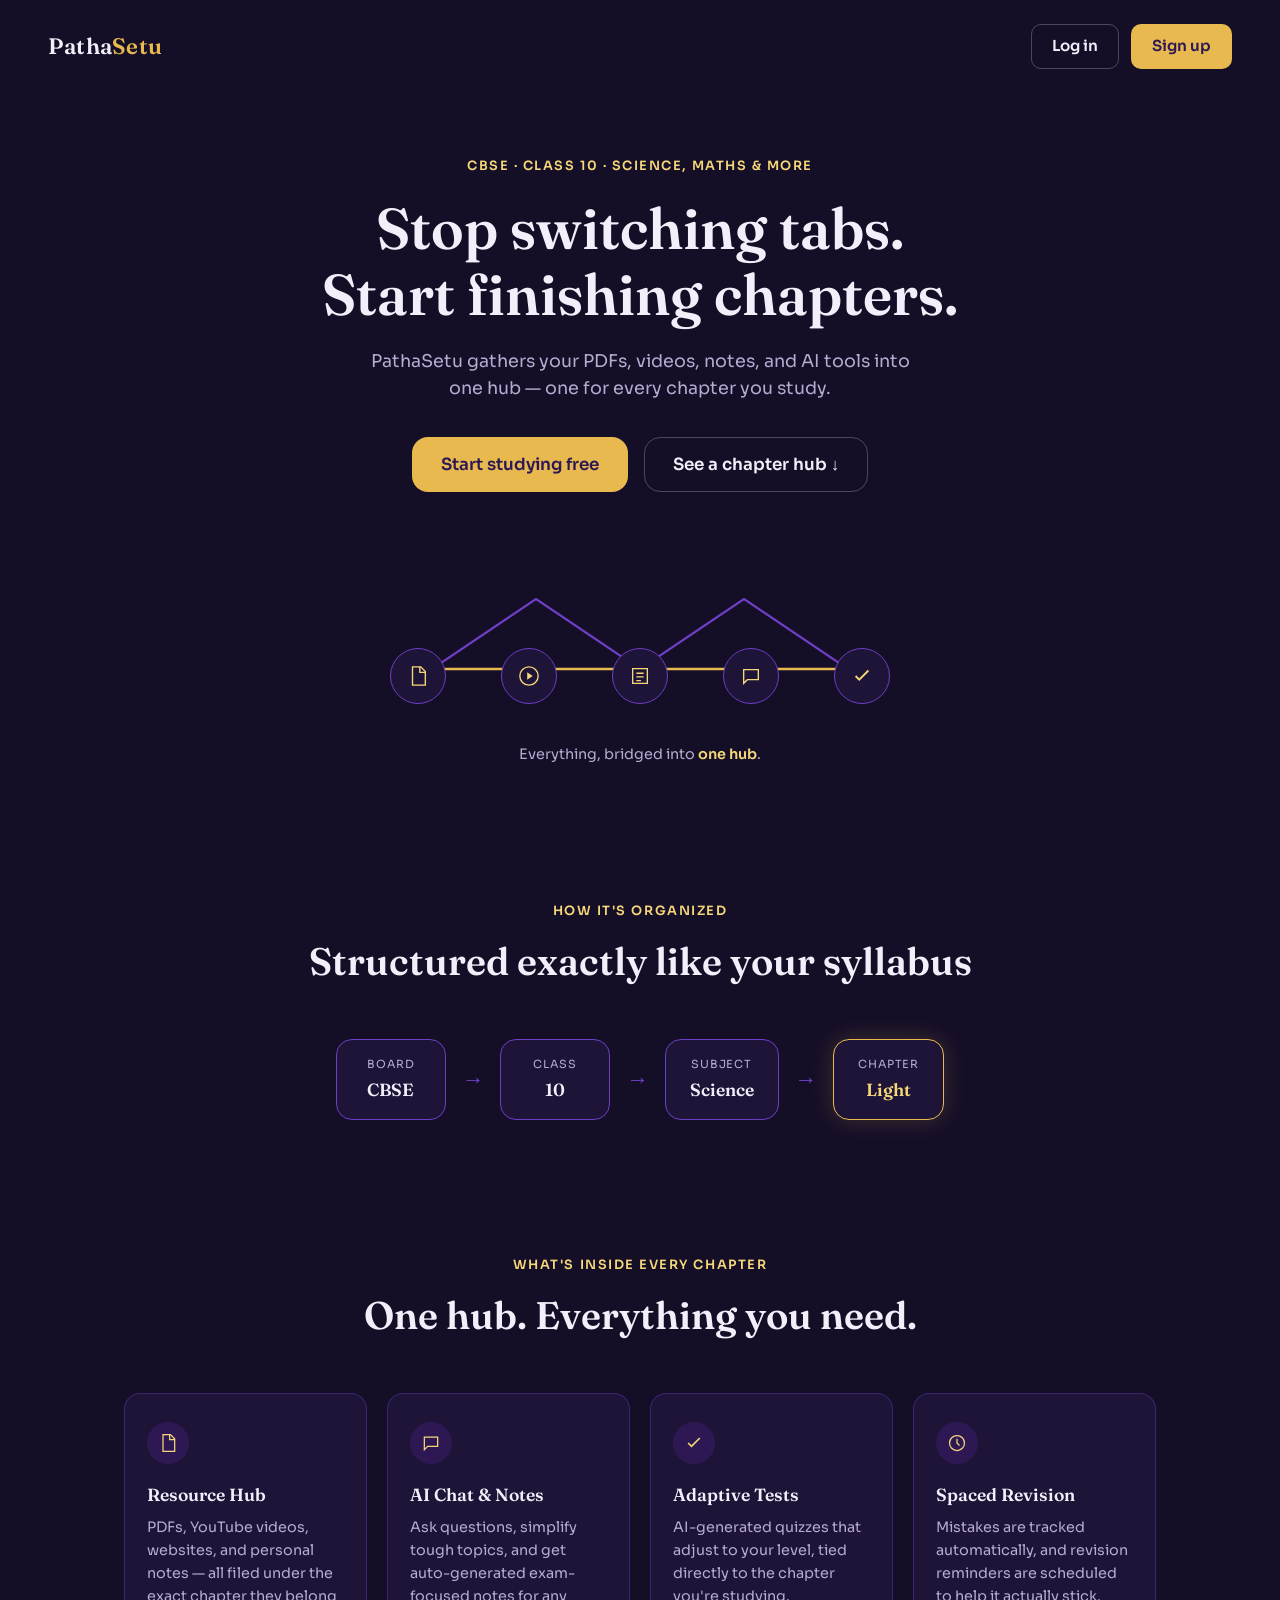
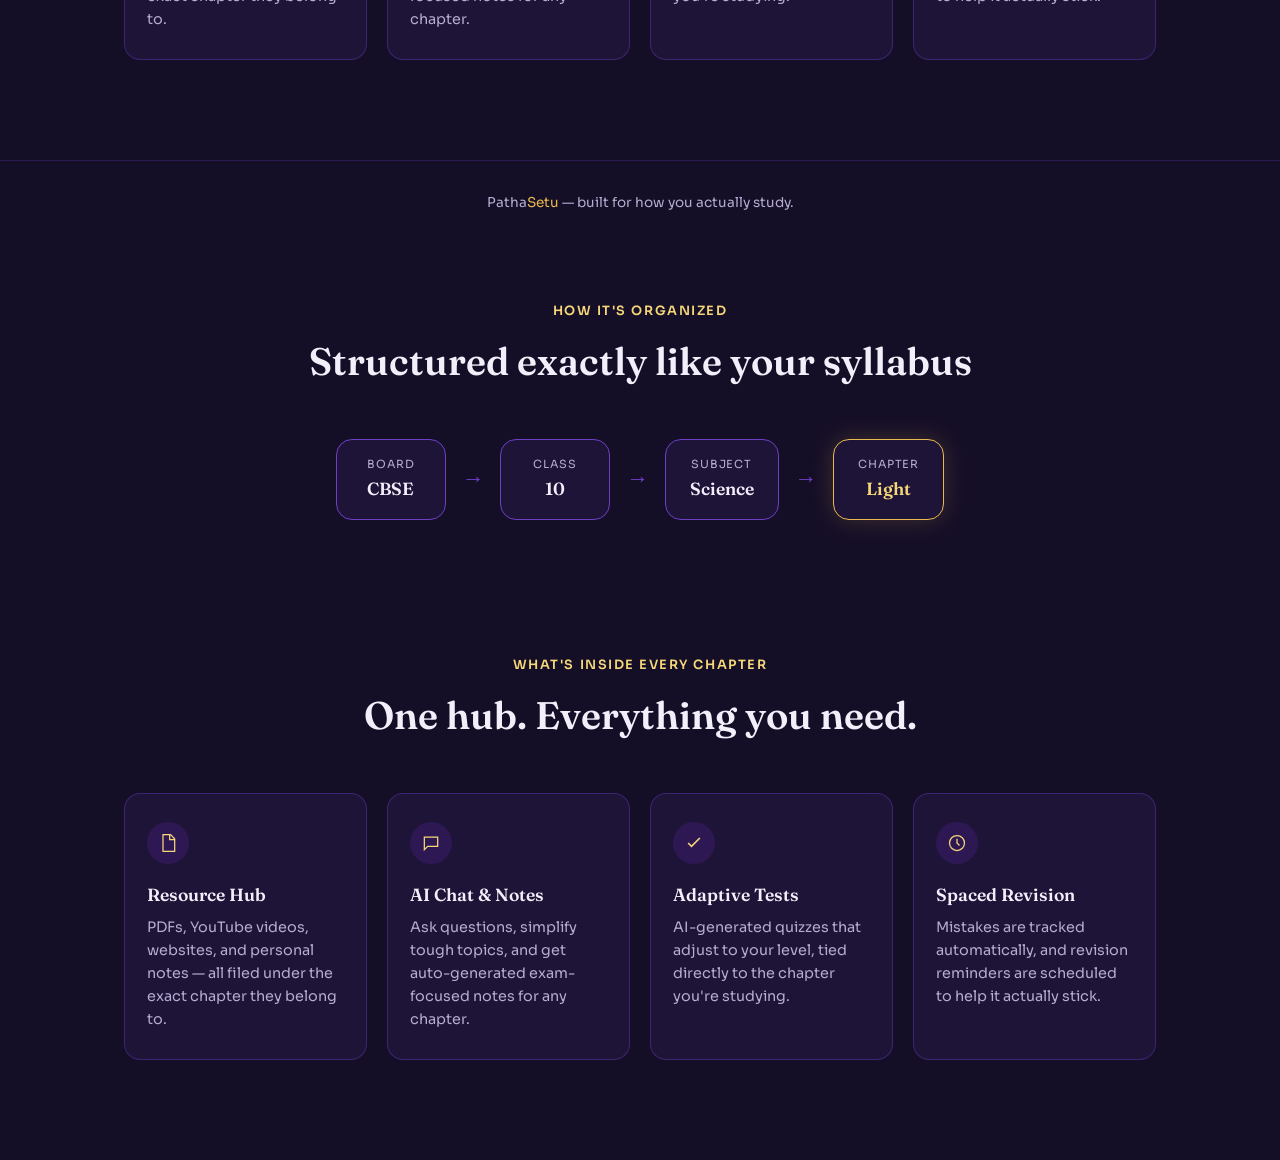
<file: index.html>
<!DOCTYPE html>
<html lang="en">
<head>
<meta charset="UTF-8">
<meta name="viewport" content="width=device-width, initial-scale=1.0">
<title>PathaSetu — Every chapter, one hub</title>

<link rel="preconnect" href="https://fonts.googleapis.com">
<link rel="preconnect" href="https://fonts.gstatic.com" crossorigin>
<link href="https://fonts.googleapis.com/css2?family=Fraunces:opsz,wght@9..144,500;9..144,600&family=Sora:wght@400;500;600;700&display=swap" rel="stylesheet">

<link rel="stylesheet" href="css/base.css">
<link rel="stylesheet" href="css/pages/landing.css">
</head>
<body>

<header class="site-header">
  <div class="logo">Patha<span>Setu</span></div>
  <nav class="auth-nav">
    <a href="login.html" class="btn btn-ghost">Log in</a>
    <a href="signup.html" class="btn btn-primary">Sign up</a>
  </nav>
</header>

<main>
  <section class="hero">
    <p class="eyebrow">CBSE · Class 10 · Science, Maths &amp; more</p>
    <h1 class="hero-title">Stop switching tabs.<br>Start finishing chapters.</h1>
    <p class="hero-sub">PathaSetu gathers your PDFs, videos, notes, and AI tools into one hub — one for every chapter you study.</p>

    <div class="hero-cta">
      <a href="signup.html" class="btn btn-primary btn-lg">Start studying free</a>
      <a href="#bridge-scene" class="btn btn-ghost btn-lg">See a chapter hub ↓</a>
    </div>

    <div class="bridge-scene" id="bridge-scene">
      <svg class="bridge-lines" viewBox="0 0 500 120" preserveAspectRatio="none">
        <polyline class="truss" points="50,90 150,30 250,90 350,30 450,90" />
        <line class="deck" x1="50" y1="90" x2="450" y2="90" />
      </svg>

      <div class="chip" data-label="PDF" style="--x:1">
        <svg viewBox="0 0 24 24"><path d="M6 2h9l5 5v15H6z" fill="none" stroke="currentColor" stroke-width="1.5"/><path d="M14 2v6h6" fill="none" stroke="currentColor" stroke-width="1.5"/></svg>
      </div>
      <div class="chip" data-label="Video" style="--x:2">
        <svg viewBox="0 0 24 24"><circle cx="12" cy="12" r="10" fill="none" stroke="currentColor" stroke-width="1.5"/><path d="M10 8l6 4-6 4z" fill="currentColor" stroke="none"/></svg>
      </div>
      <div class="chip" data-label="Notes" style="--x:3">
        <svg viewBox="0 0 24 24"><path d="M4 4h16v16H4z" fill="none" stroke="currentColor" stroke-width="1.5"/><path d="M8 9h8M8 13h8M8 17h5" stroke="currentColor" stroke-width="1.5"/></svg>
      </div>
      <div class="chip" data-label="AI Chat" style="--x:4">
        <svg viewBox="0 0 24 24"><path d="M4 5h16v11H8l-4 4z" fill="none" stroke="currentColor" stroke-width="1.5"/></svg>
      </div>
      <div class="chip" data-label="Test" style="--x:5">
        <svg viewBox="0 0 24 24"><path d="M5 12l4 4 10-10" fill="none" stroke="currentColor" stroke-width="2"/></svg>
      </div>
    </div>

    <p class="scene-caption">Everything, bridged into <strong>one hub</strong>.</p>
  </section>

  <section class="structure">
    <p class="section-eyebrow">How it's organized</p>
    <h2 class="section-title">Structured exactly like your syllabus</h2>

    <div class="structure-path">
      <div class="structure-node">
        <span class="node-label">Board</span>
        <span class="node-value">CBSE</span>
      </div>
      <span class="node-arrow">→</span>
      <div class="structure-node">
        <span class="node-label">Class</span>
        <span class="node-value">10</span>
      </div>
      <span class="node-arrow">→</span>
      <div class="structure-node">
        <span class="node-label">Subject</span>
        <span class="node-value">Science</span>
      </div>
      <span class="node-arrow">→</span>
      <div class="structure-node structure-node-final">
        <span class="node-label">Chapter</span>
        <span class="node-value">Light</span>
      </div>
    </div>
  </section>

  <section class="features">
    <p class="section-eyebrow">What's inside every chapter</p>
    <h2 class="section-title">One hub. Everything you need.</h2>

    <div class="feature-grid">
      <article class="feature-card">
        <div class="feature-icon">
          <svg viewBox="0 0 24 24"><path d="M6 2h9l5 5v15H6z" fill="none" stroke="currentColor" stroke-width="1.5"/><path d="M14 2v6h6" fill="none" stroke="currentColor" stroke-width="1.5"/></svg>
        </div>
        <h3>Resource Hub</h3>
        <p>PDFs, YouTube videos, websites, and personal notes — all filed under the exact chapter they belong to.</p>
      </article>

      <article class="feature-card">
        <div class="feature-icon">
          <svg viewBox="0 0 24 24"><path d="M4 5h16v11H8l-4 4z" fill="none" stroke="currentColor" stroke-width="1.5"/></svg>
        </div>
        <h3>AI Chat &amp; Notes</h3>
        <p>Ask questions, simplify tough topics, and get auto-generated exam-focused notes for any chapter.</p>
      </article>

      <article class="feature-card">
        <div class="feature-icon">
          <svg viewBox="0 0 24 24"><path d="M5 12l4 4 10-10" fill="none" stroke="currentColor" stroke-width="2"/></svg>
        </div>
        <h3>Adaptive Tests</h3>
        <p>AI-generated quizzes that adjust to your level, tied directly to the chapter you're studying.</p>
      </article>

      <article class="feature-card">
        <div class="feature-icon">
          <svg viewBox="0 0 24 24"><circle cx="12" cy="12" r="9" fill="none" stroke="currentColor" stroke-width="1.5"/><path d="M12 7v5l3 3" fill="none" stroke="currentColor" stroke-width="1.5"/></svg>
        </div>
        <h3>Spaced Revision</h3>
        <p>Mistakes are tracked automatically, and revision reminders are scheduled to help it actually stick.</p>
      </article>
    </div>
  </section>
</main>

<footer class="site-footer">
  <p>Patha<span>Setu</span> — built for how you actually study.</p>
</footer>

<script src="js/hero.js"></script>
</body>
</html>          </div>

    
  </section>

  <section class="structure">
    <p class="section-eyebrow">How it's organized</p>
    <h2 class="section-title">Structured exactly like your syllabus</h2>

    <div class="structure-path">
      <div class="structure-node">
        <span class="node-label">Board</span>
        <span class="node-value">CBSE</span>
      </div>
      <span class="node-arrow">→</span>
      <div class="structure-node">
        <span class="node-label">Class</span>
        <span class="node-value">10</span>
      </div>
      <span class="node-arrow">→</span>
      <div class="structure-node">
        <span class="node-label">Subject</span>
        <span class="node-value">Science</span>
      </div>
      <span class="node-arrow">→</span>
      <div class="structure-node structure-node-final">
        <span class="node-label">Chapter</span>
        <span class="node-value">Light</span>
      </div>
    </div>
  </section>

  <section class="features">
    <p class="section-eyebrow">What's inside every chapter</p>
    <h2 class="section-title">One hub. Everything you need.</h2>

    <div class="feature-grid">
      <article class="feature-card">
        <div class="feature-icon">
          <svg viewBox="0 0 24 24"><path d="M6 2h9l5 5v15H6z" fill="none" stroke="currentColor" stroke-width="1.5"/><path d="M14 2v6h6" fill="none" stroke="currentColor" stroke-width="1.5"/></svg>
        </div>
        <h3>Resource Hub</h3>
        <p>PDFs, YouTube videos, websites, and personal notes — all filed under the exact chapter they belong to.</p>
      </article>

      <article class="feature-card">
        <div class="feature-icon">
          <svg viewBox="0 0 24 24"><path d="M4 5h16v11H8l-4 4z" fill="none" stroke="currentColor" stroke-width="1.5"/></svg>
        </div>
        <h3>AI Chat &amp; Notes</h3>
        <p>Ask questions, simplify tough topics, and get auto-generated exam-focused notes for any chapter.</p>
      </article>

      <article class="feature-card">
        <div class="feature-icon">
          <svg viewBox="0 0 24 24"><path d="M5 12l4 4 10-10" fill="none" stroke="currentColor" stroke-width="2"/></svg>
        </div>
        <h3>Adaptive Tests</h3>
        <p>AI-generated quizzes that adjust to your level, tied directly to the chapter you're studying.</p>
      </article>

      <article class="feature-card">
        <div class="feature-icon">
          <svg viewBox="0 0 24 24"><circle cx="12" cy="12" r="9" fill="none" stroke="currentColor" stroke-width="1.5"/><path d="M12 7v5l3 3" fill="none" stroke="currentColor" stroke-width="1.5"/></svg>
        </div>
        <h3>Spaced Revision</h3>
        <p>Mistakes are tracked automatically, and revision reminders are scheduled to help it actually stick.</p>
      </article>
    </div>
  </section>
</main>
</body>
</html>
</file>
<file: css/base.css>
:root {
  --color-bg: #150E27;
  --color-bg-soft: #1E1438;
  --color-purple: #6C3FC5;
  --color-purple-deep: #2E1854;
  --color-gold: #E8B94F;
  --color-gold-bright: #F5D77A;
  --color-text: #F3EFFA;
  --color-text-muted: #B6ACD1;

  --font-display: "Fraunces", serif;
  --font-body: "Sora", sans-serif;

  --radius-sm: 10px;
  --radius-md: 16px;
  --radius-lg: 24px;
}

* {
  box-sizing: border-box;
  margin: 0;
  padding: 0;
}

html {
  scroll-behavior: smooth;
}

body {
  background: var(--color-bg);
  color: var(--color-text);
  font-family: var(--font-body);
  line-height: 1.5;
  min-height: 100vh;
}

a {
  color: inherit;
  text-decoration: none;
}

img, svg {
  display: block;
  max-width: 100%;
}

/* Buttons */
.btn {
  display: inline-flex;
  align-items: center;
  justify-content: center;
  gap: 8px;
  padding: 10px 20px;
  border-radius: var(--radius-sm);
  font-family: var(--font-body);
  font-weight: 600;
  font-size: 0.95rem;
  border: 1px solid transparent;
  cursor: pointer;
  transition: transform 0.15s ease, background 0.2s ease, border-color 0.2s ease;
}

.btn:hover {
  transform: translateY(-2px);
}

.btn:focus-visible {
  outline: 2px solid var(--color-gold-bright);
  outline-offset: 2px;
}

.btn-primary {
  background: var(--color-gold);
  color: var(--color-purple-deep);
}

.btn-primary:hover {
  background: var(--color-gold-bright);
}

.btn-ghost {
  background: transparent;
  border-color: rgba(243, 239, 250, 0.25);
  color: var(--color-text);
}

.btn-ghost:hover {
  border-color: var(--color-gold);
  color: var(--color-gold-bright);
}

.btn-lg {
  padding: 14px 28px;
  font-size: 1.05rem;
  border-radius: var(--radius-md);
}

@media (prefers-reduced-motion: reduce) {
  * {
    animation-duration: 0.001ms !important;
    animation-iteration-count: 1 !important;
    transition-duration: 0.001ms !important;
    scroll-behavior: auto !important;
  }
}
</file>
<file: css/pages/landing.css>
/* Header */
.site-header {
  display: flex;
  align-items: center;
  justify-content: space-between;
  padding: 24px 48px;
}

.logo {
  font-family: var(--font-display);
  font-size: 1.4rem;
  font-weight: 600;
  letter-spacing: 0.01em;
}

.logo span {
  color: var(--color-gold);
}

.auth-nav {
  display: flex;
  gap: 12px;
}

/* Hero */
.hero {
  max-width: 860px;
  margin: 0 auto;
  padding: 64px 24px 96px;
  text-align: center;
}

.eyebrow {
  font-family: var(--font-body);
  font-size: 0.8rem;
  font-weight: 600;
  letter-spacing: 0.12em;
  text-transform: uppercase;
  color: var(--color-gold-bright);
  margin-bottom: 20px;
}

.hero-title {
  font-family: var(--font-display);
  font-size: clamp(2.2rem, 5vw, 3.6rem);
  font-weight: 600;
  line-height: 1.15;
  color: var(--color-text);
  margin-bottom: 20px;
}

.hero-sub {
  font-size: 1.1rem;
  color: var(--color-text-muted);
  max-width: 560px;
  margin: 0 auto 36px;
}

.hero-cta {
  display: flex;
  justify-content: center;
  gap: 16px;
  flex-wrap: wrap;
  margin-bottom: 72px;
}

/* Bridge scene */
.bridge-scene {
  position: relative;
  display: flex;
  justify-content: space-between;
  align-items: flex-end;
  max-width: 520px;
  height: 140px;
  margin: 0 auto;
  padding: 0 10px;
}

.bridge-lines {
  position: absolute;
  inset: 0;
  width: 100%;
  height: 100%;
  overflow: visible;
  pointer-events: none;
}

.truss,
.deck {
  fill: none;
  stroke: var(--color-purple);
  stroke-width: 2;
  stroke-linecap: round;
  stroke-linejoin: round;
  stroke-dasharray: 620;
  stroke-dashoffset: 620;
  transition: stroke-dashoffset 1.1s ease 0.5s;
}

.deck {
  stroke: var(--color-gold);
  stroke-dasharray: 400;
  stroke-dashoffset: 400;
  transition: stroke-dashoffset 1.1s ease 0.8s;
}

.bridge-scene.settled .truss,
.bridge-scene.settled .deck {
  stroke-dashoffset: 0;
}

.chip {
  position: relative;
  z-index: 2;
  width: 56px;
  height: 56px;
  border-radius: 50%;
  background: var(--color-bg-soft);
  border: 1.5px solid var(--color-purple);
  color: var(--color-gold-bright);
  display: flex;
  align-items: center;
  justify-content: center;
  padding: 14px;
  cursor: default;
  transition: transform 0.8s cubic-bezier(0.22, 1, 0.36, 1),
              opacity 0.6s ease,
              border-color 0.25s ease,
              box-shadow 0.25s ease;
  transition-delay: calc(var(--x) * 90ms);
  opacity: 0;
}

.bridge-scene.settled .chip {
  transform: translate(0, 0) rotate(0deg) !important;
  opacity: 1;
}

.chip:hover {
  transform: translateY(-8px) !important;
  border-color: var(--color-gold);
  box-shadow: 0 8px 20px rgba(232, 185, 79, 0.25);
}

.chip::after {
  content: attr(data-label);
  position: absolute;
  bottom: -26px;
  left: 50%;
  transform: translateX(-50%);
  font-size: 0.7rem;
  color: var(--color-text-muted);
  white-space: nowrap;
  opacity: 0;
  transition: opacity 0.2s ease;
}

.chip:hover::after {
  opacity: 1;
}

.chip svg {
  width: 22px;
  height: 22px;
}

.scene-caption {
  margin-top: 40px;
  font-size: 0.9rem;
  color: var(--color-text-muted);
}

.scene-caption strong {
  color: var(--color-gold-bright);
  font-weight: 600;
}

@media (max-width: 560px) {
  .bridge-scene {
    max-width: 100%;
  }
  .chip {
    width: 44px;
    height: 44px;
    padding: 10px;
  }
}

/* Shared section headings */
.section-eyebrow {
  font-size: 0.8rem;
  font-weight: 600;
  letter-spacing: 0.12em;
  text-transform: uppercase;
  color: var(--color-gold-bright);
  text-align: center;
  margin-bottom: 12px;
}

.section-title {
  font-family: var(--font-display);
  font-size: clamp(1.6rem, 4vw, 2.4rem);
  font-weight: 600;
  text-align: center;
  margin-bottom: 48px;
}

/* Structure path */
.structure {
  max-width: 960px;
  margin: 0 auto;
  padding: 40px 24px 96px;
}

.structure-path {
  display: flex;
  align-items: center;
  justify-content: center;
  gap: 16px;
  flex-wrap: wrap;
}

.structure-node {
  display: flex;
  flex-direction: column;
  align-items: center;
  gap: 4px;
  background: var(--color-bg-soft);
  border: 1.5px solid var(--color-purple);
  border-radius: var(--radius-md);
  padding: 16px 24px;
  min-width: 110px;
}

.structure-node-final {
  border-color: var(--color-gold);
  box-shadow: 0 0 24px rgba(232, 185, 79, 0.2);
}

.node-label {
  font-size: 0.7rem;
  text-transform: uppercase;
  letter-spacing: 0.08em;
  color: var(--color-text-muted);
}

.node-value {
  font-family: var(--font-display);
  font-size: 1.1rem;
  font-weight: 600;
  color: var(--color-text);
}

.structure-node-final .node-value {
  color: var(--color-gold-bright);
}

.node-arrow {
  color: var(--color-purple);
  font-size: 1.4rem;
}

/* Feature cards */
.features {
  max-width: 1080px;
  margin: 0 auto;
  padding: 40px 24px 100px;
}

.feature-grid {
  display: grid;
  grid-template-columns: repeat(4, 1fr);
  gap: 20px;
}

.feature-card {
  background: var(--color-bg-soft);
  border: 1px solid rgba(108, 63, 197, 0.4);
  border-radius: var(--radius-md);
  padding: 28px 22px;
  text-align: left;
  transition: transform 0.25s ease, border-color 0.25s ease;
}

.feature-card:hover {
  transform: translateY(-4px);
  border-color: var(--color-gold);
}

.feature-icon {
  width: 42px;
  height: 42px;
  border-radius: 50%;
  background: var(--color-purple-deep);
  color: var(--color-gold-bright);
  display: flex;
  align-items: center;
  justify-content: center;
  margin-bottom: 18px;
}

.feature-icon svg {
  width: 20px;
  height: 20px;
}

.feature-card h3 {
  font-family: var(--font-display);
  font-size: 1.1rem;
  font-weight: 600;
  margin-bottom: 8px;
}

.feature-card p {
  font-size: 0.9rem;
  color: var(--color-text-muted);
  line-height: 1.6;
}

/* Footer */
.site-footer {
  text-align: center;
  padding: 32px 24px 48px;
  font-size: 0.85rem;
  color: var(--color-text-muted);
  border-top: 1px solid rgba(108, 63, 197, 0.25);
}

.site-footer span {
  color: var(--color-gold);
}

@media (max-width: 860px) {
  .feature-grid {
    grid-template-columns: repeat(2, 1fr);
  }
}

@media (max-width: 520px) {
  .feature-grid {
    grid-template-columns: 1fr;
  }
  .structure-path {
    flex-direction: column;
  }
  .node-arrow {
    transform: rotate(90deg);
  }
}
  letter-spacing: 0.12em;
  text-transform: uppercase;
  color: var(--color-gold-bright);
  margin-bottom: 20px;
}

.hero-title {
  font-family: var(--font-display);
  font-size: clamp(2.2rem, 5vw, 3.6rem);
  font-weight: 600;
  line-height: 1.15;
  color: var(--color-text);
  margin-bottom: 20px;
}

.hero-sub {
  font-size: 1.1rem;
  color: var(--color-text-muted);
  max-width: 560px;
  margin: 0 auto 36px;
}

.hero-cta {
  display: flex;
  justify-content: center;
  gap: 16px;
  flex-wrap: wrap;
  margin-bottom: 72px;
}

/* Bridge scene */
.bridge-scene {
  position: relative;
  display: flex;
  justify-content: space-between;
  align-items: flex-end;
  max-width: 520px;
  height: 140px;
  margin: 0 auto;
  padding: 0 10px;
}

.bridge-lines {
  position: absolute;
  inset: 0;
  width: 100%;
  height: 100%;
  overflow: visible;
  pointer-events: none;
}

.truss,
.deck {
  fill: none;
  stroke: var(--color-purple);
  stroke-width: 2;
  stroke-linecap: round;
  stroke-linejoin: round;
  stroke-dasharray: 620;
  stroke-dashoffset: 620;
  transition: stroke-dashoffset 1.1s ease 0.5s;
}

.deck {
  stroke: var(--color-gold);
  stroke-dasharray: 400;
  stroke-dashoffset: 400;
  transition: stroke-dashoffset 1.1s ease 0.8s;
}

.bridge-scene.settled .truss,
.bridge-scene.settled .deck {
  stroke-dashoffset: 0;
}

.chip {
  position: relative;
  z-index: 2;
  width: 56px;
  height: 56px;
  border-radius: 50%;
  background: var(--color-bg-soft);
  border: 1.5px solid var(--color-purple);
  color: var(--color-gold-bright);
  display: flex;
  align-items: center;
  justify-content: center;
  padding: 14px;
  cursor: default;
  transition: transform 0.8s cubic-bezier(0.22, 1, 0.36, 1),
              opacity 0.6s ease,
              border-color 0.25s ease,
              box-shadow 0.25s ease;
  transition-delay: calc(var(--x) * 90ms);
  opacity: 0;
}

.bridge-scene.settled .chip {
  transform: translate(0, 0) rotate(0deg) !important;
  opacity: 1;
}

.chip:hover {
  transform: translateY(-8px) !important;
  border-color: var(--color-gold);
  box-shadow: 0 8px 20px rgba(232, 185, 79, 0.25);
}

.chip::after {
  content: attr(data-label);
  position: absolute;
  bottom: -26px;
  left: 50%;
  transform: translateX(-50%);
  font-size: 0.7rem;
  color: var(--color-text-muted);
  white-space: nowrap;
  opacity: 0;
  transition: opacity 0.2s ease;
}

.chip:hover::after {
  opacity: 1;
}

.chip svg {
  width: 22px;
  height: 22px;
}

.scene-caption {
  margin-top: 40px;
  font-size: 0.9rem;
  color: var(--color-text-muted);
}

.scene-caption strong {
  color: var(--color-gold-bright);
  font-weight: 600;
}

@media (max-width: 560px) {
  .bridge-scene {
    max-width: 100%;
  }
  .chip {
    width: 44px;
    height: 44px;
    padding: 10px;
  }
}
</file>
